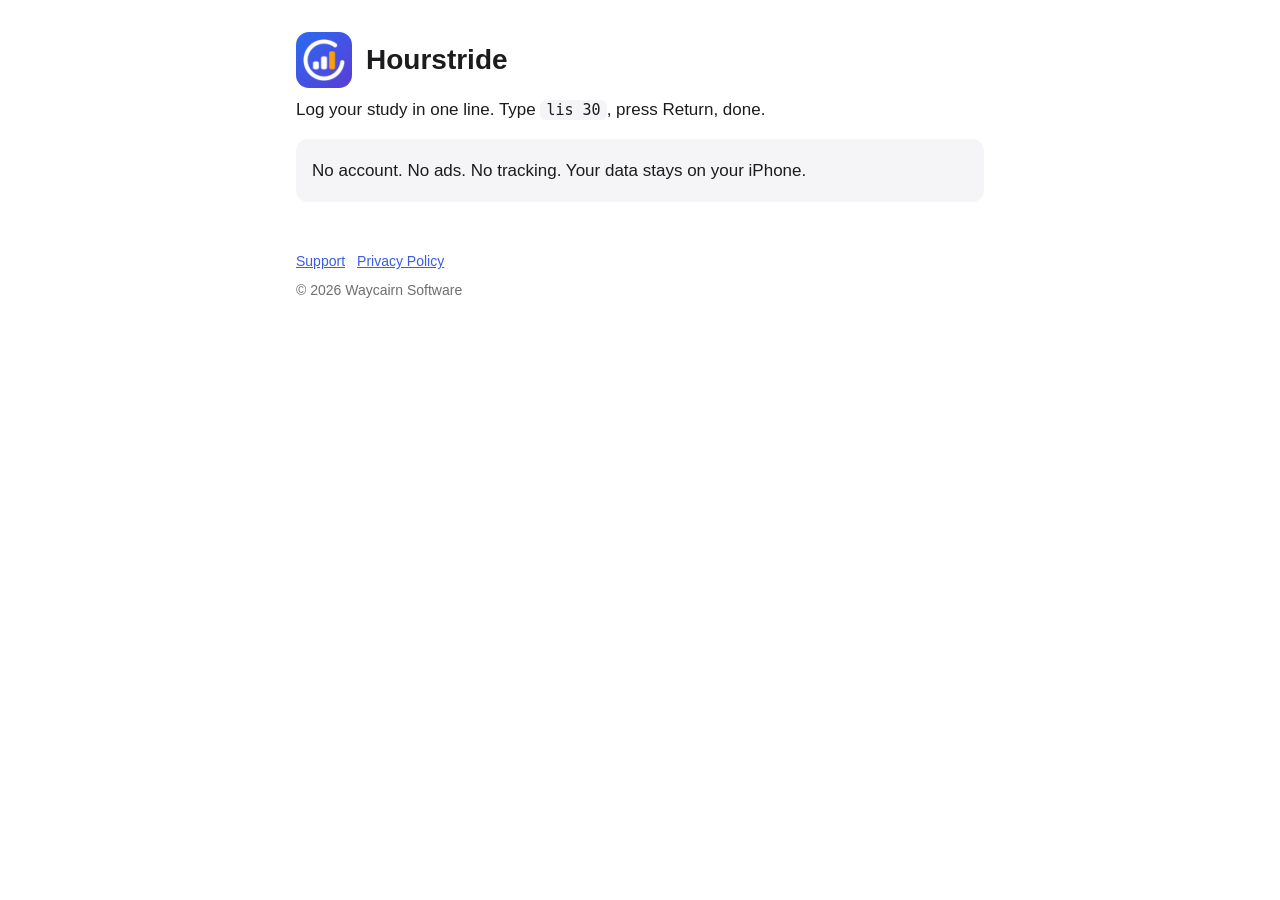
<file: index.html>
<!doctype html>
<html lang="en">
<head>
  <meta charset="utf-8">
  <meta name="viewport" content="width=device-width, initial-scale=1">
  <title>Hourstride</title>
  <meta name="description" content="Log your study time in one line. Hourstride is the fastest way to track self-study on iPhone.">
  <link rel="icon" href="icon.png">
  <link rel="stylesheet" href="style.css">
</head>
<body>
<main>
  <header>
    <img src="icon.png" alt="">
    <h1>Hourstride</h1>
  </header>
  <p>Log your study in one line. Type <code>lis 30</code>, press Return, done.</p>

  <div class="card">
    <p>No account. No ads. No tracking. Your data stays on your iPhone.</p>
  </div>

  <footer>
    <a href="support.html">Support</a><a href="privacy.html">Privacy Policy</a>
    <p>© 2026 Waycairn Software</p>
  </footer>
</main>
</body>
</html>
</file>
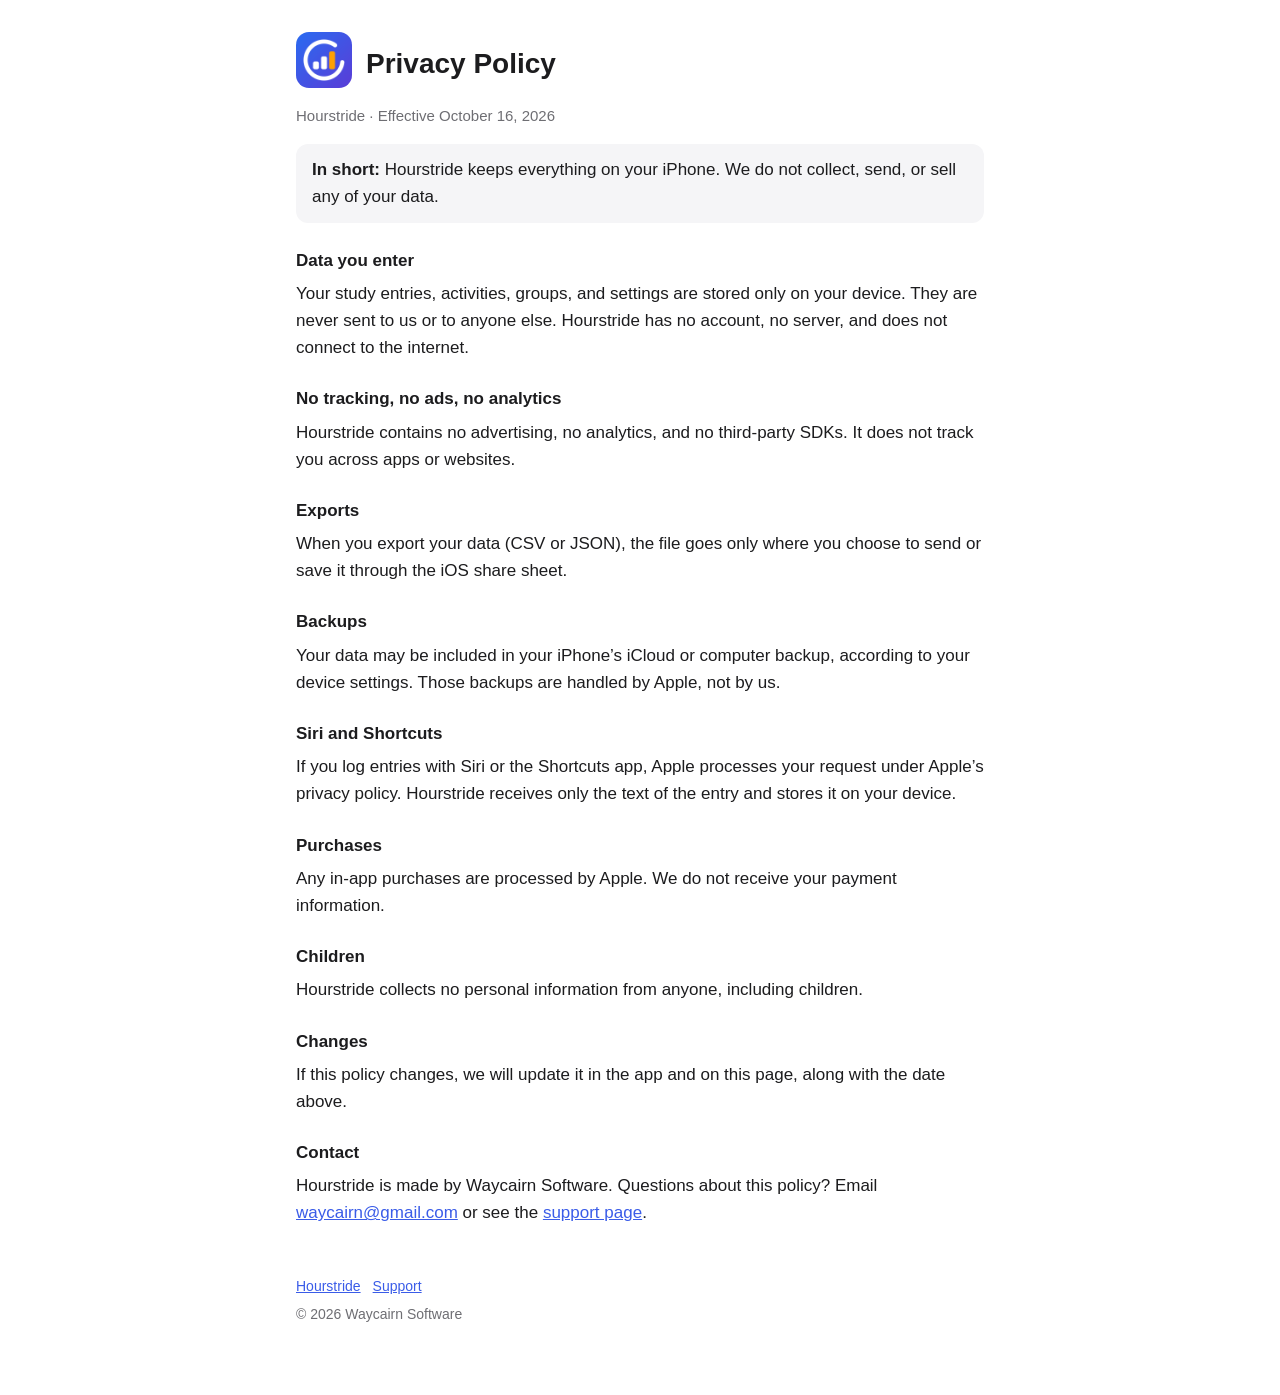
<file: privacy.html>
<!doctype html>
<html lang="en">
<head>
  <meta charset="utf-8">
  <meta name="viewport" content="width=device-width, initial-scale=1">
  <title>Hourstride Privacy Policy</title>
  <meta name="description" content="Hourstride keeps your study log on your iPhone. We collect no data.">
  <link rel="icon" href="icon.png">
  <link rel="stylesheet" href="style.css">
</head>
<body>
<main>
  <header>
    <a href="index.html"><img src="icon.png" alt=""></a>
    <h1>Privacy Policy</h1>
  </header>
  <p class="muted">Hourstride · Effective October 16, 2026</p>

  <section id="en">
    <div class="card"><strong>In short:</strong> Hourstride keeps everything on your iPhone. We do not collect, send, or sell any of your data.</div>

    <h3>Data you enter</h3>
    <p>Your study entries, activities, groups, and settings are stored only on your device. They are never sent to us or to anyone else. Hourstride has no account, no server, and does not connect to the internet.</p>

    <h3>No tracking, no ads, no analytics</h3>
    <p>Hourstride contains no advertising, no analytics, and no third-party SDKs. It does not track you across apps or websites.</p>

    <h3>Exports</h3>
    <p>When you export your data (CSV or JSON), the file goes only where you choose to send or save it through the iOS share sheet.</p>

    <h3>Backups</h3>
    <p>Your data may be included in your iPhone’s iCloud or computer backup, according to your device settings. Those backups are handled by Apple, not by us.</p>

    <h3>Siri and Shortcuts</h3>
    <p>If you log entries with Siri or the Shortcuts app, Apple processes your request under Apple’s privacy policy. Hourstride receives only the text of the entry and stores it on your device.</p>

    <h3>Purchases</h3>
    <p>Any in-app purchases are processed by Apple. We do not receive your payment information.</p>

    <h3>Children</h3>
    <p>Hourstride collects no personal information from anyone, including children.</p>

    <h3>Changes</h3>
    <p>If this policy changes, we will update it in the app and on this page, along with the date above.</p>

    <h3>Contact</h3>
    <p>Hourstride is made by Waycairn Software. Questions about this policy? Email <a href="mailto:waycairn@gmail.com">waycairn@gmail.com</a> or see the <a href="support.html">support page</a>.</p>
  </section>

  <footer>
    <a href="index.html">Hourstride</a><a href="support.html">Support</a>
    <p>© 2026 Waycairn Software</p>
  </footer>
</main>
</body>
</html>
</file>
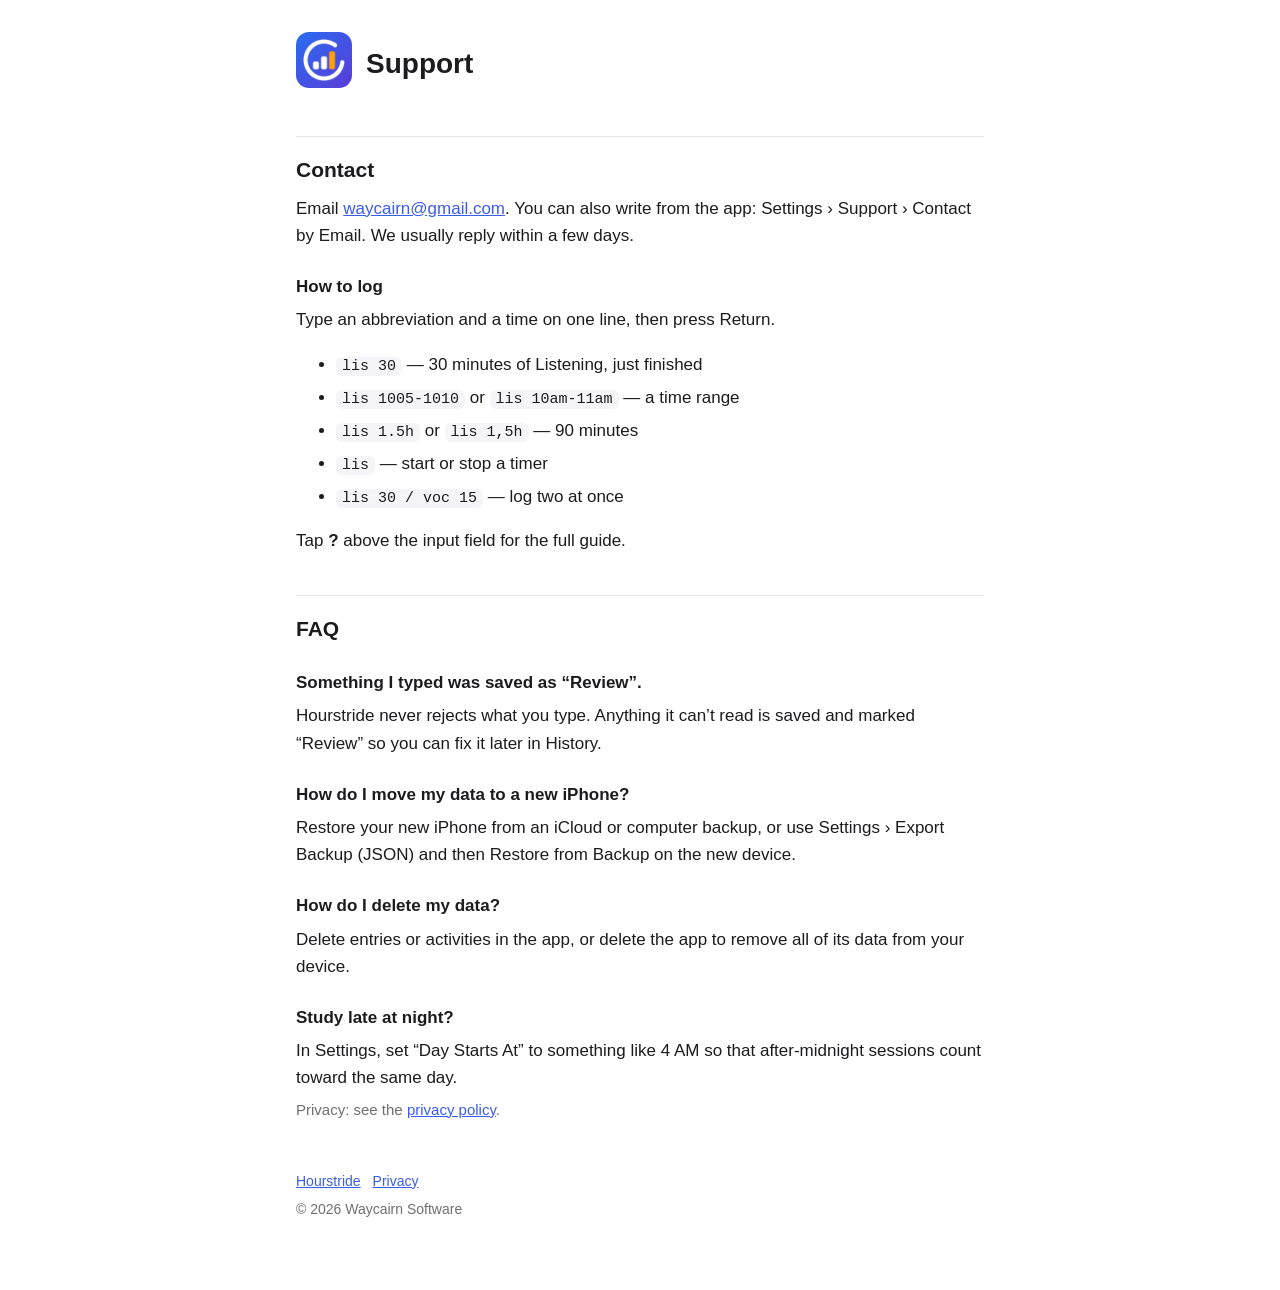
<file: support.html>
<!doctype html>
<html lang="en">
<head>
  <meta charset="utf-8">
  <meta name="viewport" content="width=device-width, initial-scale=1">
  <title>Hourstride Support</title>
  <meta name="description" content="How to use Hourstride, frequently asked questions, and how to contact us.">
  <link rel="icon" href="icon.png">
  <link rel="stylesheet" href="style.css">
</head>
<body>
<main>
  <header>
    <a href="index.html"><img src="icon.png" alt=""></a>
    <h1>Support</h1>
  </header>

  <section id="en">
    <h2>Contact</h2>
    <p>Email <a href="mailto:waycairn@gmail.com">waycairn@gmail.com</a>. You can also write from the app: Settings › Support › Contact by Email. We usually reply within a few days.</p>

    <h3>How to log</h3>
    <p>Type an abbreviation and a time on one line, then press Return.</p>
    <ul>
      <li><code>lis 30</code> — 30 minutes of Listening, just finished</li>
      <li><code>lis 1005-1010</code> or <code>lis 10am-11am</code> — a time range</li>
      <li><code>lis 1.5h</code> or <code>lis 1,5h</code> — 90 minutes</li>
      <li><code>lis</code> — start or stop a timer</li>
      <li><code>lis 30 / voc 15</code> — log two at once</li>
    </ul>
    <p>Tap <strong>?</strong> above the input field for the full guide.</p>

    <h2>FAQ</h2>
    <h3>Something I typed was saved as “Review”.</h3>
    <p>Hourstride never rejects what you type. Anything it can’t read is saved and marked “Review” so you can fix it later in History.</p>

    <h3>How do I move my data to a new iPhone?</h3>
    <p>Restore your new iPhone from an iCloud or computer backup, or use Settings › Export Backup (JSON) and then Restore from Backup on the new device.</p>

    <h3>How do I delete my data?</h3>
    <p>Delete entries or activities in the app, or delete the app to remove all of its data from your device.</p>

    <h3>Study late at night?</h3>
    <p>In Settings, set “Day Starts At” to something like 4 AM so that after-midnight sessions count toward the same day.</p>

    <p class="muted">Privacy: see the <a href="privacy.html">privacy policy</a>.</p>
  </section>

  <footer>
    <a href="index.html">Hourstride</a><a href="privacy.html">Privacy</a>
    <p>© 2026 Waycairn Software</p>
  </footer>
</main>
</body>
</html>
</file>
<file: style.css>
:root {
  --bg: #ffffff;
  --text: #1c1c1e;
  --muted: #6e6e73;
  --line: #e5e5ea;
  --accent: #3a5ce8;
  --card: #f5f5f7;
}

@media (prefers-color-scheme: dark) {
  :root {
    --bg: #0b0c10;
    --text: #f2f2f7;
    --muted: #a1a1a6;
    --line: #2c2c2e;
    --accent: #7c9bff;
    --card: #1a1c24;
  }
}

* { box-sizing: border-box; }

body {
  margin: 0;
  background: var(--bg);
  color: var(--text);
  font: 17px/1.6 -apple-system, BlinkMacSystemFont, "Hiragino Sans", "Helvetica Neue", sans-serif;
  -webkit-text-size-adjust: 100%;
}

main {
  max-width: 720px;
  margin: 0 auto;
  padding: 32px 16px 64px;
}

header {
  display: flex;
  align-items: center;
  gap: 14px;
  margin-bottom: 8px;
}

header img {
  width: 56px;
  height: 56px;
  border-radius: 13px;
}

header a { color: inherit; text-decoration: none; }

h1 { font-size: 28px; margin: 0; line-height: 1.2; }
h2 { font-size: 21px; margin: 40px 0 8px; padding-top: 16px; border-top: 1px solid var(--line); }
h3 { font-size: 17px; margin: 24px 0 4px; }
p, li { margin: 6px 0; }
.muted { color: var(--muted); font-size: 15px; }
a { color: var(--accent); }

nav.lang { margin: 16px 0 0; font-size: 15px; }
nav.lang a { margin-right: 12px; }

.card {
  background: var(--card);
  border-radius: 12px;
  padding: 12px 16px;
  margin: 16px 0;
}

code {
  font: 15px ui-monospace, "SF Mono", Menlo, monospace;
  background: var(--card);
  padding: 1px 6px;
  border-radius: 6px;
}

footer {
  margin-top: 48px;
  font-size: 14px;
  color: var(--muted);
}

footer a { margin-right: 12px; }
</file>
